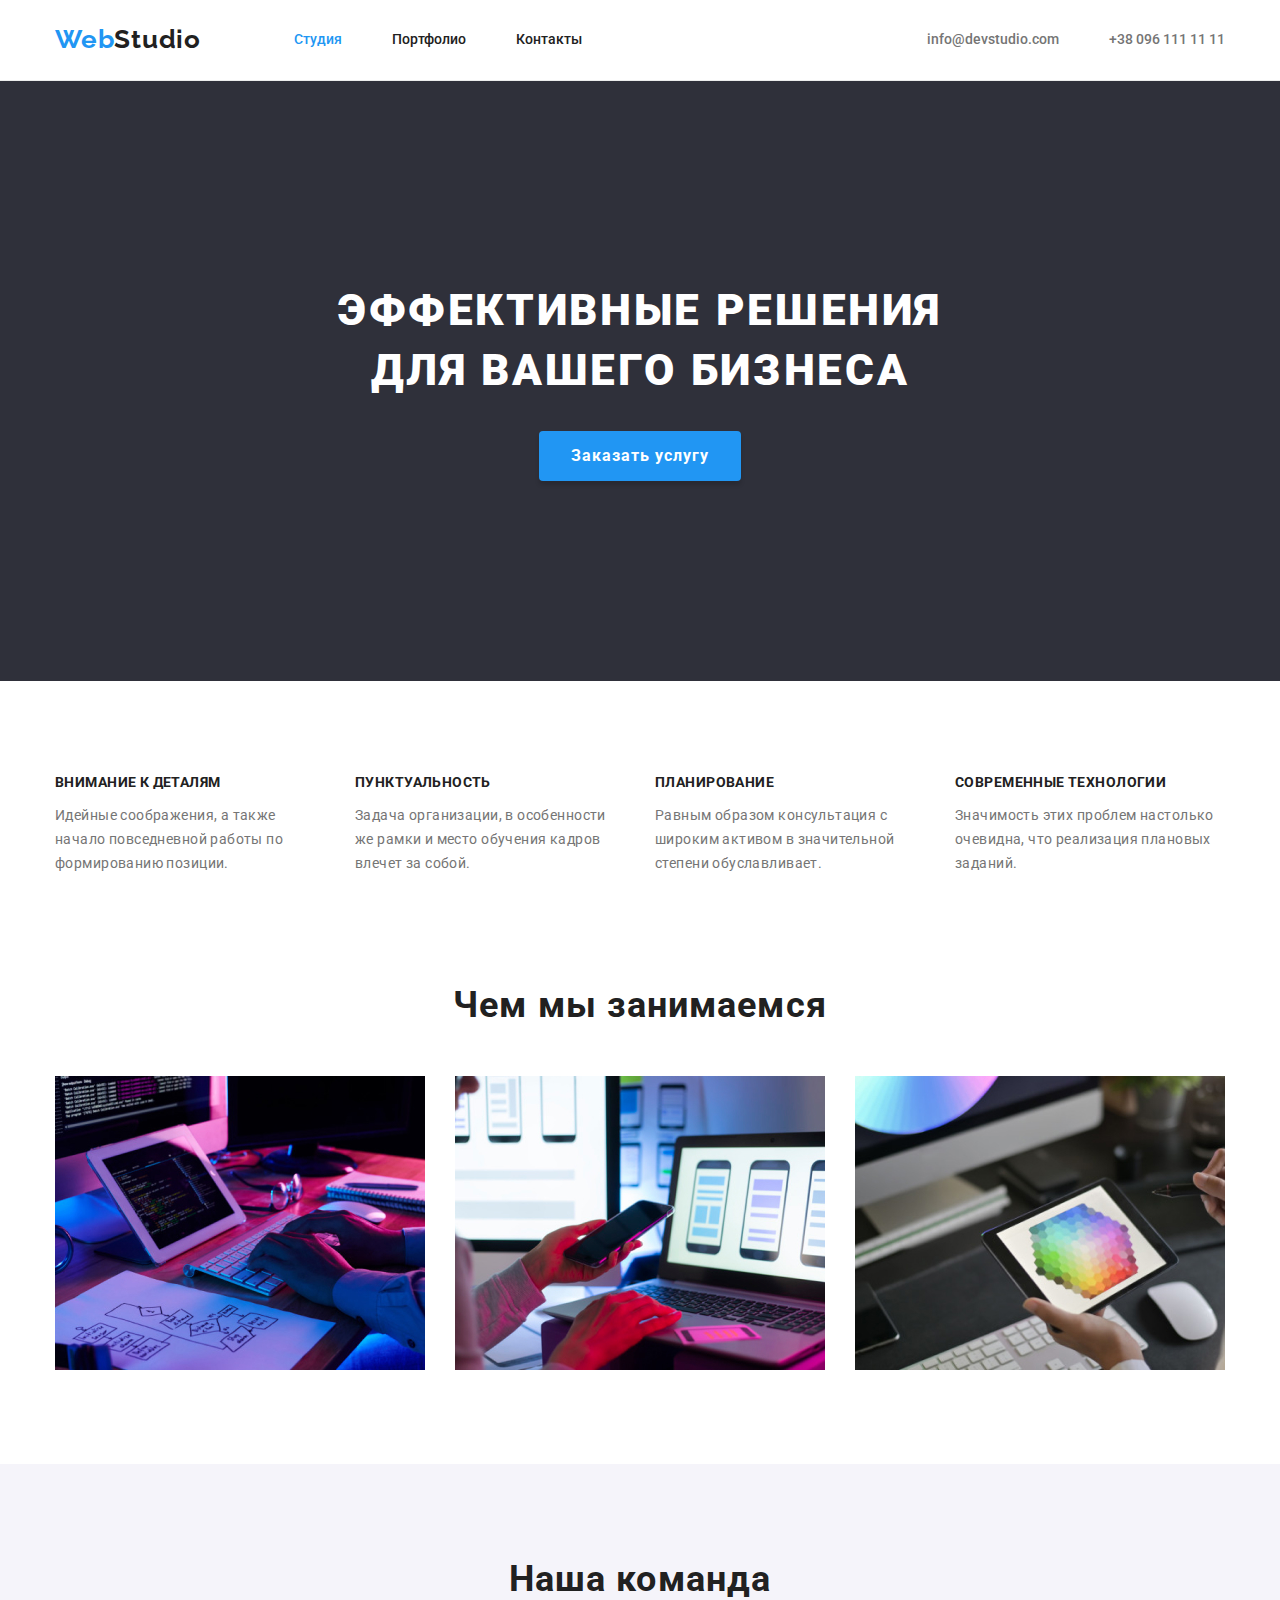
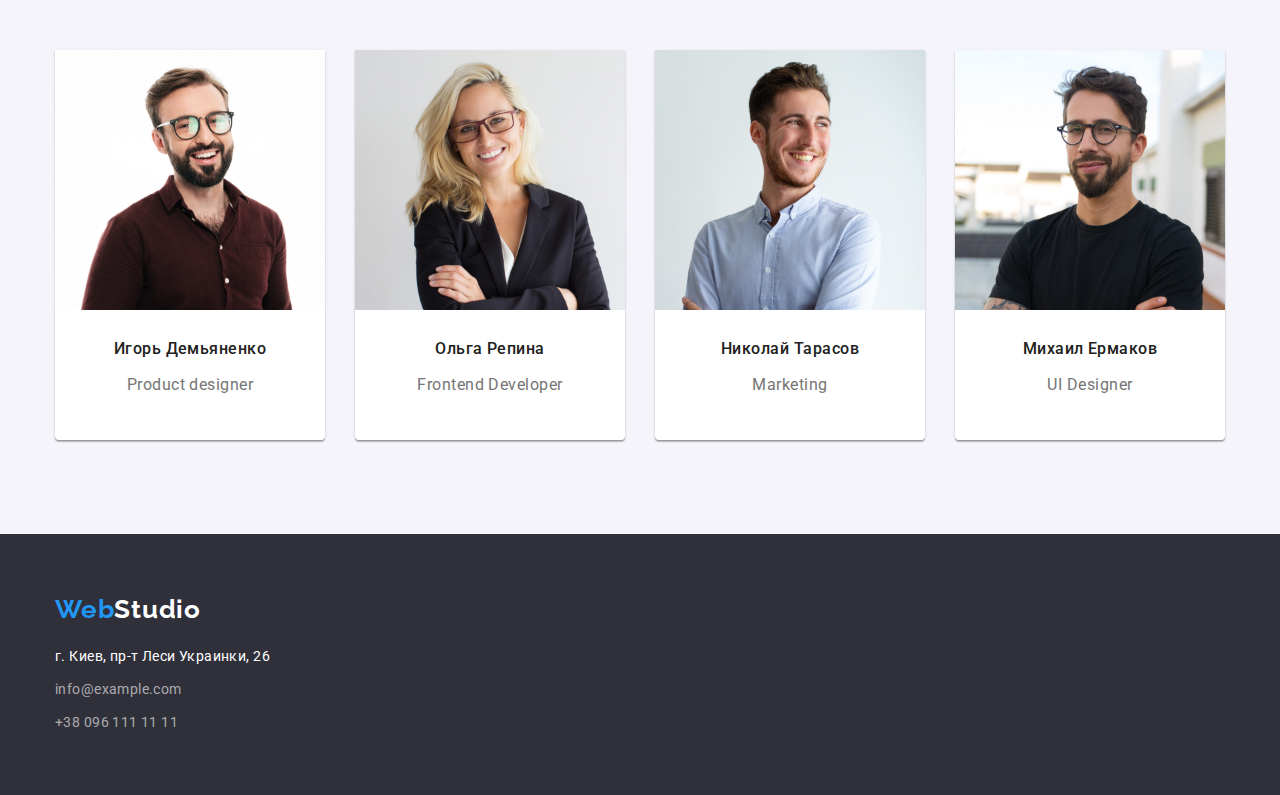
<file: index.html>
<!DOCTYPE html>
<html lang="ru">
  <head>
    <meta charset="UTF-8" />
    <meta http-equiv="X-UA-Compatible" content="IE=edge" />
    <meta name="viewport" content="width=device-width, initial-scale=1.0" />
    <title>Главная</title>
    <link
      rel="stylesheet"
      href="https://cdnjs.cloudflare.com/ajax/libs/modern-normalize/1.0.0/modern-normalize.min.css"
    />
    <link rel="stylesheet" href="./css/styles.css" />
    <link rel="preconnect" href="https://fonts.googleapis.com" />
    <link rel="preconnect" href="https://fonts.gstatic.com" crossorigin />
    <link
      href="https://fonts.googleapis.com/css2?family=Raleway:wght@700&family=Roboto:wght@400;500;700;900&display=swap"
      rel="stylesheet"
    />
  </head>
  <body>
    <header class="page-header">
      <div class="container menu">
        <nav class="navigation">
          <a class="logo" href="./index.html"
            ><span class="blue">Web</span>Studio</a
          >
          <ul class="site-nav list">
            <li class="site-nav-items">
              <a class="current-page" href="./index.html">Студия</a>
            </li>
            <li class="site-nav-items">
              <a href="./portfolio.html">Портфолио</a>
            </li>
            <li class="site-nav-items"><a href="">Контакты</a></li>
          </ul>
        </nav>
        <ul class="contacts list">
          <li class="site-nav-items">
            <a href="mailto:info@devstudio.com">info@devstudio.com</a>
          </li>
          <li class="site-nav-items">
            <a href="tel:+380961111111">+38 096 111 11 11</a>
          </li>
        </ul>
      </div>
    </header>
    <main>
      <section class="hero section">
        <div class="container">
          <h1 class="hero-title">
            ЭФФЕКТИВНЫЕ РЕШЕНИЯ<br />
            ДЛЯ ВАШЕГО БИЗНЕСА
          </h1>
          <button class="hero-button" type="button">Заказать услугу</button>
        </div>
      </section>
      <section class="features section">
        <div class="container">
          <h2 class="visually-hidden">Наши качества</h2>
          <ul class="features-list list">
            <li class="feature-item">
              <h3 class="feature-title">ВНИМАНИЕ К ДЕТАЛЯМ</h3>
              <p class="feature-description">
                Идейные соображения, а также начало повседневной работы по
                формированию позиции.
              </p>
            </li>
            <li class="feature-item">
              <h3 class="feature-title">ПУНКТУАЛЬНОСТЬ</h3>
              <p class="feature-description">
                Задача организации, в особенности же рамки и место обучения
                кадров влечет за собой.
              </p>
            </li>
            <li class="feature-item">
              <h3 class="feature-title">ПЛАНИРОВАНИЕ</h3>
              <p class="feature-description">
                Равным образом консультация с широким активом в значительной
                степени обуславливает.
              </p>
            </li>
            <li class="feature-item">
              <h3 class="feature-title">СОВРЕМЕННЫЕ ТЕХНОЛОГИИ</h3>
              <p class="feature-description">
                Значимость этих проблем настолько очевидна, что реализация
                плановых заданий.
              </p>
            </li>
          </ul>
        </div>
      </section>
      <section class="services section">
        <div class="container">
          <h2 class="subtitle">Чем мы занимаемся</h2>
          <ul class="services-list list">
            <li class="services-list-item">
              <img
                src="images/img1.jpg"
                alt="процесс написания кода"
                width="370"
              />
            </li>
            <li class="services-list-item">
              <img
                src="images/img2.jpg"
                alt="создание мобильного приложения"
                width="370"
              />
            </li>
            <li class="services-list-item">
              <img
                src="images/img3.jpg"
                alt="подбор цвета для дизайна"
                width="370"
              />
            </li>
          </ul>
        </div>
      </section>
      <section class="people section">
        <div class="container">
          <h2 class="subtitle">Наша команда</h2>
          <ul class="team list">
            <li class="member">
              <img
                src="images/img4.jpg"
                alt="фотография дизайнера продукта"
                width="270"
              />
              <div class="people-description">
                <h3 class="name">Игорь Демьяненко</h3>
                <p class="profession" lang="en">Product designer</p>
              </div>
            </li>
            <li class="member">
              <img
                src="images/img5.jpg"
                alt="фотография фронтэнд разработчика"
                width="270"
              />
              <div class="people-description">
                <h3 class="name">Ольга Репина</h3>
                <p class="profession" lang="en">Frontend Developer</p>
              </div>
            </li>
            <li class="member">
              <img
                src="images/img6.jpg"
                alt="фотография маркетолога"
                width="270"
              />
              <div class="people-description">
                <h3 class="name">Николай Тарасов</h3>
                <p class="profession" lang="en">Marketing</p>
              </div>
            </li>
            <li class="member">
              <img
                src="images/img7.jpg"
                alt="фотография разработчика пользовательского интерфейса"
                width="270"
              />
              <div class="people-description">
                <h3 class="name">Михаил Ермаков</h3>
                <p class="profession" lang="en">UI Designer</p>
              </div>
            </li>
          </ul>
        </div>
      </section>
    </main>
    <footer class="page-footer">
      <div class="container">
        <a class="logo" href="./index.html"
          ><span class="blue">Web</span>Studio</a
        >
        <address class="address">
          <p class="address-name">г. Киев, пр-т Леси Украинки, 26</p>
          <a class="contacts" href="mailto:info@example.com">info@example.com</a
          ><br />
          <a class="contacts tel" href="tel:+380961111111">+38 096 111 11 11</a>
        </address>
      </div>
    </footer>
  </body>
</html>
</file>
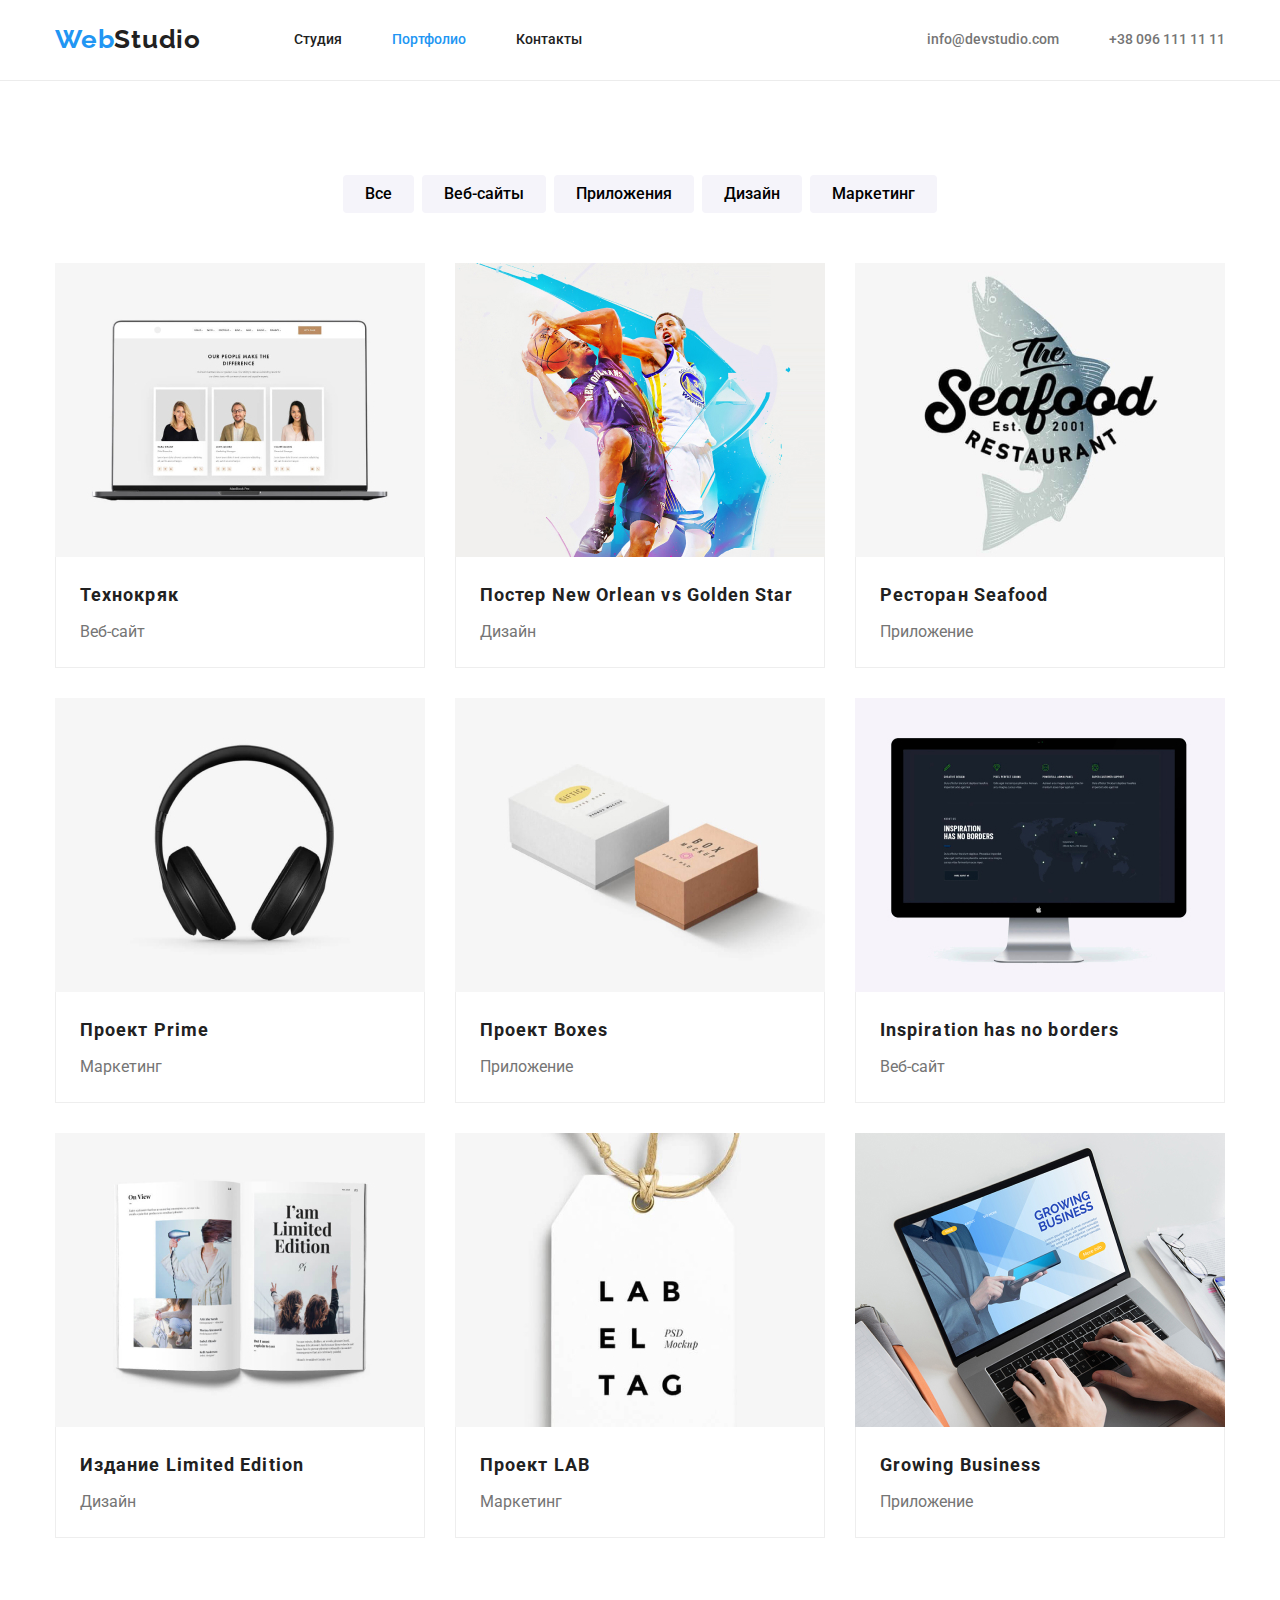
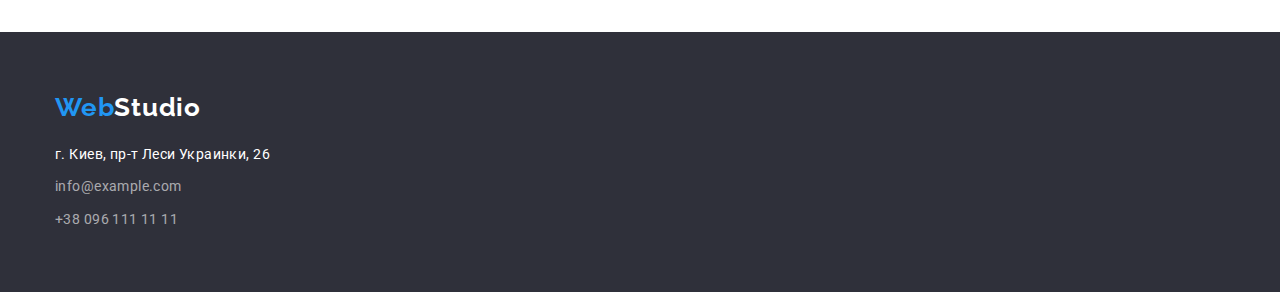
<file: portfolio.html>
<!DOCTYPE html>
<html lang="ru">
  <head>
    <meta charset="UTF-8" />
    <meta http-equiv="X-UA-Compatible" content="IE=edge" />
    <meta name="viewport" content="width=device-width, initial-scale=1.0" />
    <title>Портфолио</title>
    <link
      rel="stylesheet"
      href="https://cdnjs.cloudflare.com/ajax/libs/modern-normalize/1.0.0/modern-normalize.min.css"
    />
    <link rel="stylesheet" href="./css/styles.css" />
    <link rel="preconnect" href="https://fonts.googleapis.com" />
    <link rel="preconnect" href="https://fonts.gstatic.com" crossorigin />
    <link
      href="https://fonts.googleapis.com/css2?family=Raleway:wght@700&family=Roboto:wght@400;500;700;900&display=swap"
      rel="stylesheet"
    />
  </head>
  <body>
    <header class="page-header">
      <div class="container menu">
        <nav class="navigation">
          <a class="logo" href="./index.html"
            ><span class="blue">Web</span>Studio</a
          >
          <ul class="site-nav list">
            <li class="site-nav-items"><a href="./index.html">Студия</a></li>
            <li class="site-nav-items">
              <a class="current-page" href="./portfolio.html">Портфолио</a>
            </li>
            <li class="site-nav-items"><a href="">Контакты</a></li>
          </ul>
        </nav>
        <ul class="contacts list">
          <li class="site-nav-items">
            <a href="mailto:info@devstudio.com">info@devstudio.com</a>
          </li>
          <li class="site-nav-items">
            <a href="tel:+380961111111">+38 096 111 11 11</a>
          </li>
        </ul>
      </div>
    </header>
    <main>
      <section class="filters section">
        <div class="container">
          <h1 class="visually-hidden">Навигационное меню</h1>
          <!--группа кнопок для фильтра портфолио -->
          <ul class="button-group list">
            <li>
              <button class="button" type="button">Все</button>
            </li>
            <li>
              <button class="button" type="button">Веб-сайты</button>
            </li>
            <li>
              <button class="button" type="button">Приложения</button>
            </li>
            <li>
              <button class="button" type="button">Дизайн</button>
            </li>
            <li>
              <button class="button" type="button">Маркетинг</button>
            </li>
          </ul>
        </div>
        <div class="project-list section container">
          <ul class="project-items list">
            <li class="item">
              <a href="">
                <img
                  class="item-image"
                  src="images/imgp1.jpg"
                  alt="открытое окно сайта в браузере на
            экране ноутбука"
                  width="370"
                />
                <div class="item-wrapper">
                  <h2 class="item-title">Технокряк</h2>
                  <p class="item-description">Веб-сайт</p>
                </div>
              </a>
            </li>
            <li class="item">
              <a href="">
                <img
                  class="item-image"
                  src="images/imgp2.jpg"
                  alt="два баскетболиста деруться за мяч"
                  width="370"
                />
                <div class="item-wrapper">
                  <h2 class="item-title">
                    Постер <span lang="en">New Orlean vs Golden Star</span>
                  </h2>
                  <p class="item-description">Дизайн</p>
                </div>
              </a>
            </li>
            <li class="item">
              <a href="">
                <img
                  class="item-image"
                  src="images/imgp3.jpg"
                  alt="логотип рыбного ресторана"
                  width="370"
                />
                <div class="item-wrapper">
                  <h2 class="item-title">
                    Ресторан <span lang="en">Seafood</span>
                  </h2>
                  <p class="item-description">Приложение</p>
                </div>
              </a>
            </li>
            <li class="item">
              <a href="">
                <img
                  class="item-image"
                  src="images/imgp4.jpg"
                  alt="наушники"
                  width="370"
                />
                <div class="item-wrapper">
                  <h2 class="item-title">
                    Проект <span lang="en">Prime</span>
                  </h2>
                  <p class="item-description">Маркетинг</p>
                </div>
              </a>
            </li>
            <li class="item">
              <a href="">
                <img
                  class="item-image"
                  src="images/imgp5.jpg"
                  alt="большая белая коробка и маленькая розовая"
                  width="370"
                />
                <div class="item-wrapper">
                  <h3 class="item-title">
                    Проект <span lang="en">Boxes</span>
                  </h3>
                  <p class="item-description">Приложение</p>
                </div>
              </a>
            </li>
            <li class="item">
              <a href="">
                <img
                  class="item-image"
                  src="images/imgp6.jpg"
                  alt="открытое окно сайта в браузере на
            экране компьютера"
                  width="370"
                />
                <div class="item-wrapper">
                  <h3 class="item-title" lang="en">
                    Inspiration has no borders
                  </h3>
                  <p class="item-description">Веб-сайт</p>
                </div>
              </a>
            </li>
            <li class="item">
              <a href="">
                <img
                  class="item-image"
                  src="images/imgp7.jpg"
                  alt="разворот издания"
                  width="370"
                />
                <div class="item-wrapper">
                  <h3 class="item-title">
                    Издание <span lang="en">Limited Edition</span>
                  </h3>
                  <p class="item-description">Дизайн</p>
                </div>
              </a>
            </li>
            <li class="item">
              <a href="">
                <img
                  class="item-image"
                  src="images/imgp8.jpg"
                  alt="этикетка для проекта"
                  width="370"
                />
                <div class="item-wrapper">
                  <h3 class="item-title">Проект <span lang="en">LAB</span></h3>
                  <p class="item-description">Маркетинг</p>
                </div></a
              >
            </li>
            <li class="item">
              <a href="">
                <img
                  class="item-image"
                  src="images/imgp9.jpg"
                  alt="руки на клавиатуре ноутбука с открытым приложением для бизнесса"
                  width="370"
                />
                <div class="item-wrapper">
                  <h3 class="item-title" lang="en">Growing Business</h3>
                  <p class="item-description">Приложение</p>
                </div>
              </a>
            </li>
          </ul>
        </div>
      </section>
    </main>
    <footer class="page-footer">
      <div class="container">
        <a class="logo" href="./index.html"
          ><span class="blue">Web</span>Studio</a
        >
        <address class="address">
          <p class="address-name">г. Киев, пр-т Леси Украинки, 26</p>
          <a class="contacts" href="mailto:info@example.com">info@example.com</a
          ><br />
          <a class="contacts tel" href="tel:+380961111111">+38 096 111 11 11</a>
        </address>
      </div>
    </footer>
  </body>
</html>
</file>
<file: css/styles.css>
html {
  box-sizing: border-box;
}
*,
*::before,
*::after {
  box-sizing: inherit;
}
:root {
  --primary-text-color: #212121;
  --secondary-text-color: #757575;
  --accent-color: #2196f3;
  --contrast-background-color: #2f303a;
  --white-color: #ffffff;
  --secondary-backround-color: #f5f4fa;
  --footer-color: rgba(255, 255, 255, 0.6);
  --hover-button-color: #188ce8;
}
h1,
h2,
h3,
p {
  margin-top: 0;
}

.list {
  list-style: none;
  margin-top: 0;
  margin-bottom: 0;
  padding-left: 0;
}
body {
  margin: 0;
  color: var(--primary-text-color);
  font-family: "Roboto", sans-serif;
}
.container {
  width: 1200px;
  padding-left: 15px;
  padding-right: 15px;
  margin-left: auto;
  margin-right: auto;
}
.container menu {
  margin-left: auto;
  margin-right: auto;
}
img {
  display: block;
  max-width: 100%;
  height: auto;
}
.section {
  padding-top: 94px;
  padding-bottom: 94px;
}
/* Главная */
/* оформление шапки страницы */
.page-header {
  border-bottom: 1px solid #ececec;
  font-size: 14px;
  font-weight: 500;
  padding-top: 24px;
  padding-bottom: 25px;
}

.navigation,
.site-nav,
.contacts {
  display: flex;
}
.menu {
  display: flex;
  align-items: center;
}
.navigation {
  align-items: center;
}
.logo {
  font-family: "Raleway", sans-serif;
  font-size: 26px;
  font-weight: 700;
  line-height: 1.19;
  letter-spacing: 0.03em;
}
.blue {
  color: var(--accent-color);
}
/* this makes my buttons black */
a,
a.logo:hover {
  text-decoration: none;
  color: inherit;
}
a:hover,
a:focus {
  text-decoration: none;
  color: var(--accent-color);
}
.current-page {
  color: var(--accent-color);
}
.site-nav {
  padding-left: 93px;
  margin-right: 0;
}
.site-nav-items:not(:last-child) {
  margin-right: 50px;
}
.contacts-items {
  margin-left: 25px;
  margin-right: 25px;
}
.contacts {
  color: var(--secondary-text-color);
  margin-left: auto;
}
/* оформление героя */
.hero {
  padding-top: 200px;
  padding-bottom: 200px;
  background: var(--contrast-background-color);
  text-align: center;
  color: var(--white-color);
}
.hero-title {
  text-align: center;
  font-size: 44px;
  font-weight: 900;
  line-height: 1.36;
  letter-spacing: 0.06em;
  margin-bottom: 0;
}
.hero-button {
  min-width: 200px;
  padding: 10px 32px;
  margin-top: 30px;
  background: var(--accent-color);
  box-shadow: 0px 4px 4px rgba(0, 0, 0, 0.15);
  border-radius: 4px;
  box-sizing: border-box;
  font-weight: 700;
  line-height: 1.87;
  letter-spacing: 0.06em;
  color: var(--white-color);
  border: none;
  cursor: pointer;
}
.hero-button:hover,
.hero-button:focus {
  background: var(--hover-button-color);
}
/* секция список характеристик */
.visually-hidden {
  position: absolute !important;
  clip: rect(1px 1px 1px 1px);
  clip: rect(1px, 1px, 1px, 1px);
  padding: 0 !important;
  border: 0 !important;
  height: 1px !important;
  width: 1px !important;
  overflow: hidden;
}
.features {
  padding-bottom: 0;
}
.features-list {
  display: flex;
  justify-content: center;
  margin-left: -30px;
  margin-top: -30px;
}
.feature-item {
  margin-left: 30px;
  margin-top: 30px;
  flex-basis: calc((100% - 120px) / 4);
}
.feature-title {
  font-size: 14px;
  font-weight: 700;
  line-height: 1.14;
  letter-spacing: 0.03em;
}
.feature-description {
  font-size: 14px;
  color: var(--secondary-text-color);
  line-height: 1.71;
  letter-spacing: 0.03em;
  margin-top: 10px;
}
/* секция чем мы занимаемся */
.services {
  text-align: center;
  padding-bottom: 94px;
}
.subtitle {
  text-align: center;
  font-size: 36px;
  font-weight: 700;
  letter-spacing: 0.03em;
  line-height: 1.17;
  margin-bottom: 50px;
}
.services-list {
  display: flex;
  flex-wrap: wrap;
  margin-left: -30px;
  margin-top: -30px;
}
.services-list,
.team {
  display: flex;
}
.services-list-item {
  margin-left: 30px;
  margin-top: 30px;
  flex-basis: calc((100% - 90px) / 3);
}
/* секция наша команда */
.people {
  background-color: var(--secondary-backround-color);
}
.people-description {
  padding-top: 30px;
}
.team {
  display: flex;
  flex-wrap: wrap;
  margin-left: -30px;
  margin-top: -30px;
}

.member {
  background-color: var(--white-color);
  box-shadow: 0px 1px 3px rgba(0, 0, 0, 0.12), 0px 1px 1px rgba(0, 0, 0, 0.14),
    0px 2px 1px rgba(0, 0, 0, 0.2);
  border-radius: 0px 0px 4px 4px;
  padding-bottom: 30px;
  font-size: 16px;
  text-align: center;
  line-height: 1.19;
  letter-spacing: 0.03em;
  margin-left: 30px;
  margin-top: 30px;
  flex-basis: calc((100% - 120px) / 4);
}
.name {
  font-size: 16px;
  font-weight: 500;
  line-height: 1.17;
}
.profession {
  color: var(--secondary-text-color);
  margin-top: 10px;
}
/* оформление подвала */
.page-footer {
  background-color: var(--contrast-background-color);
  color: var(--white-color);
  padding-bottom: 60px;
  padding-top: 60px;
}
.address {
  font-size: 14px;
  line-height: 1.71;
  letter-spacing: 0.03em;
  font-style: normal;
  margin-top: 20px;
}
.address .contacts {
  display: inline-block;
  color: var(--footer-color);
}
.address-name {
  margin-bottom: 9px;
}
.tel {
  margin-top: 9px;
}
/* Портфолио */
/* оформление кнопок странице портфолио */
.button-group {
  display: flex;
  flex-direction: row;
  justify-content: center;
}
.button {
  border-style: none;
  border-radius: 4px;
  font-size: 16px;
  font-weight: 500;
  background-color: var(--secondary-backround-color);
  padding: 6px 22px 6px 22px;
  margin-right: 4px;
  margin-left: 4px;
  line-height: 1.62;
  cursor: pointer;
}
.button:hover,
.button:focus {
  background-color: var(--accent-color);
  box-shadow: 0px 3px 1px rgba(0, 0, 0, 0.1), 0px 1px 2px rgba(0, 0, 0, 0.08),
    0px 2px 2px rgba(0, 0, 0, 0.12);
  border: none;
  border-radius: 4px;
  color: var(--white-color);
}
/* оформление основного контента на странице портфолио */
.project-list {
  display: flex;
  align-items: center;
  padding-top: 50px;
  padding-bottom: 0;
}
.project-items {
  display: flex;
  flex-wrap: wrap;
  /*justify-content: center;*/
  margin-left: -30px;
  margin-top: -30px;
}
.item-wrapper {
  border-left: 1px solid #eeeeee;
  border-right: 1px solid #eeeeee;
  border-bottom: 1px solid #eeeeee;
  box-sizing: border-box;
  padding: 20px 24px 20px 24px;
}
.item {
  margin-left: 30px;
  margin-top: 30px;
  flex-basis: calc((100% - 90px) / 3);
}
.item-image {
  width: 370px;
  height: 294px;
}
.item-title {
  font-size: 18px;
  font-weight: 700;
  line-height: 2;
  letter-spacing: 0.06em;
  margin-bottom: 4px;
}
.item-description {
  color: var(--secondary-text-color);
  font-size: 16px;
  font-weight: 400;
  line-height: 1.87;
}
.item-description:last-child {
  margin-bottom: 0;
}
</file>
